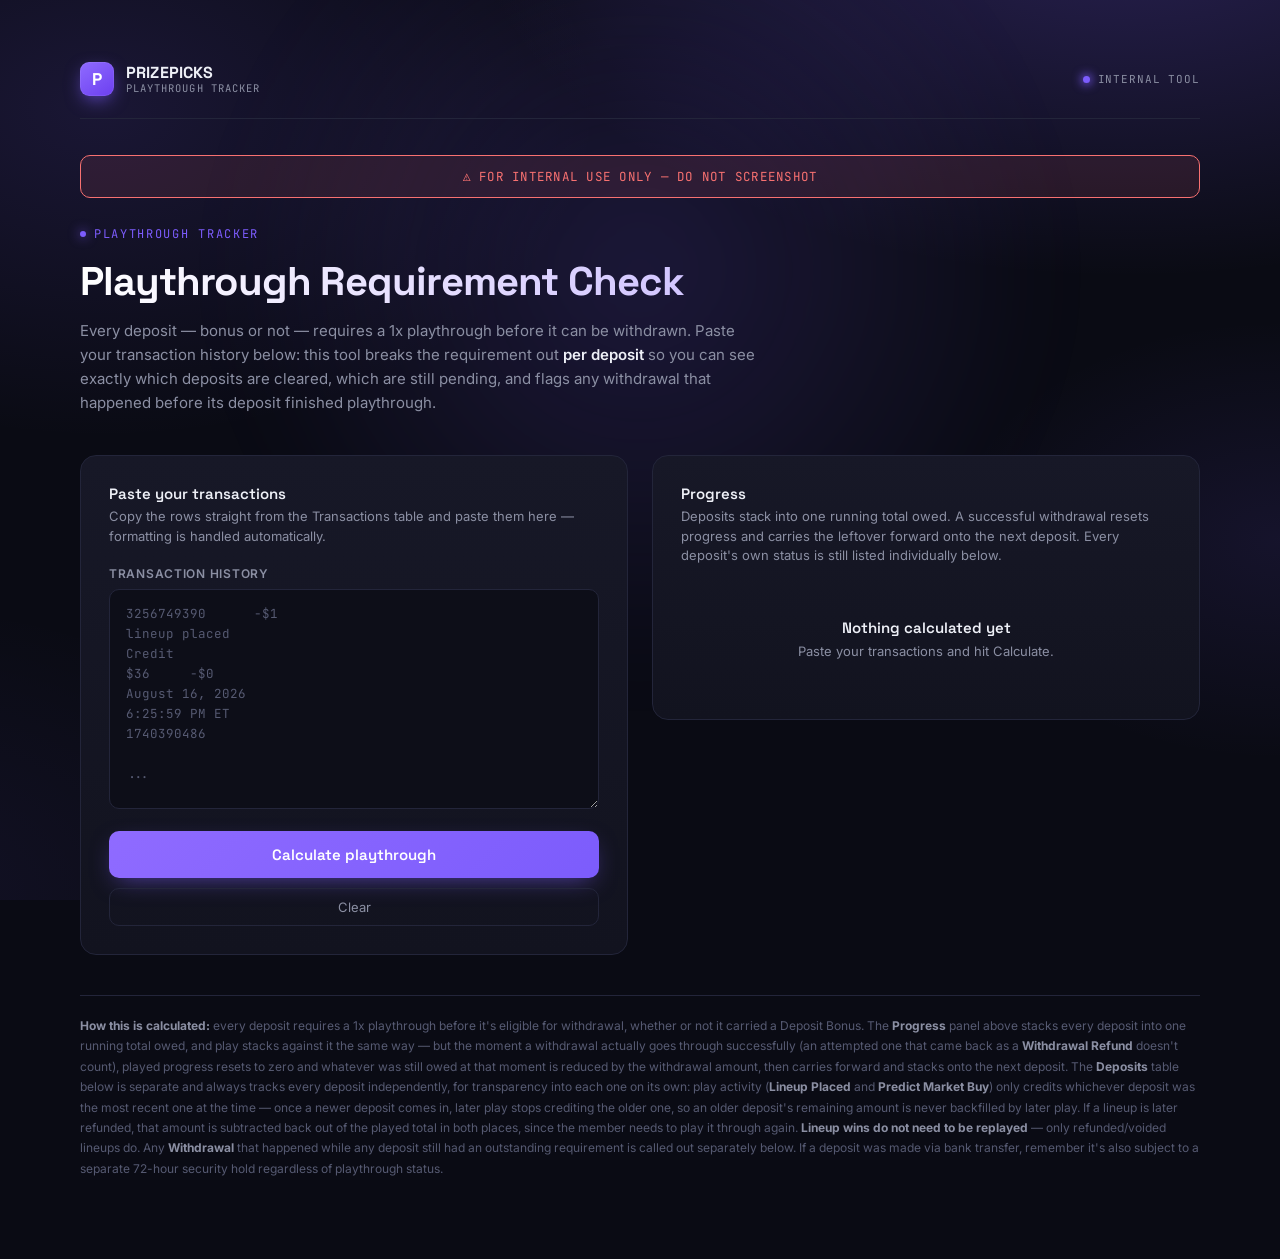
<file: index.html>
<!DOCTYPE html>
<html lang="en">
<head>
<meta charset="UTF-8">
<meta name="viewport" content="width=device-width, initial-scale=1.0">
<title>Playthrough Requirement Check</title>
<link rel="preconnect" href="https://fonts.googleapis.com">
<link href="https://fonts.googleapis.com/css2?family=Space+Grotesk:wght@500;600;700&family=Inter:wght@400;500;600&family=JetBrains+Mono:wght@400;500;600;700&display=swap" rel="stylesheet">
<link rel="stylesheet" href="css/style.css">
</head>
<body>
<div class="wrap">

  <div class="brandbar">
    <div class="brand">
      <div class="brand-mark">P</div>
      <div class="brand-text">
        <div class="brand-name">PRIZEPICKS</div>
        <div class="brand-sub">Playthrough Tracker</div>
      </div>
    </div>
    <div class="brandbar-tag"><span class="dot"></span>Internal Tool</div>
  </div>

  <div style="background: var(--bad-soft); border: 1px solid var(--bad); border-radius: 10px; padding: 12px 16px; margin-bottom: 28px; font-family:'JetBrains Mono', monospace; font-size: 12.5px; letter-spacing: 0.02em; color: var(--bad); text-align:center; text-transform: uppercase;">
    ⚠ For internal use only &mdash; do not screenshot
  </div>

  <header>
    <div class="eyebrow">Playthrough Tracker</div>
    <h1>Playthrough Requirement Check</h1>
    <p>Every deposit &mdash; bonus or not &mdash; requires a 1x playthrough before it can be withdrawn. Paste your transaction history below: this tool breaks the requirement out <b>per deposit</b> so you can see exactly which deposits are cleared, which are still pending, and flags any withdrawal that happened before its deposit finished playthrough.</p>
  </header>

  <div class="grid">

    <!-- INPUT PANEL -->
    <div class="panel">
      <h2>Paste your transactions</h2>
      <p class="sub">Copy the rows straight from the Transactions table and paste them here &mdash; formatting is handled automatically.</p>
      <label for="txInput">Transaction history</label>
      <textarea id="txInput" placeholder="3256749390&#9;-$1&#10;lineup placed&#10;Credit&#10;$36&#9;-$0&#10;August 16, 2026&#10;6:25:59 PM ET&#10;1740390486&#10;&#10;..."></textarea>

      <button class="primary" onclick="calculate()">Calculate playthrough</button>
      <button class="clear-btn" onclick="clearAll()">Clear</button>
    </div>

    <!-- RESULTS PANEL -->
    <div class="panel" id="resultsPanel">
      <h2>Progress</h2>
      <p class="sub">Deposits stack into one running total owed. A successful withdrawal resets progress and carries the leftover forward onto the next deposit. Every deposit's own status is still listed individually below.</p>

      <div id="emptyState" class="empty-state">
        <div class="big">Nothing calculated yet</div>
        Paste your transactions and hit Calculate.
      </div>

      <div id="resultsBody" style="display:none;">
        <div class="ring-row">
          <div class="ring-wrap">
            <svg class="ring" width="128" height="128" viewBox="0 0 128 128">
              <circle class="ring-bg" cx="64" cy="64" r="54"></circle>
              <circle class="ring-fg" id="ringFg" cx="64" cy="64" r="54" stroke-dasharray="339.29" stroke-dashoffset="339.29"></circle>
            </svg>
            <div class="ring-center">
              <div class="ring-pct" id="ringPct">0%</div>
              <div class="ring-label">Cleared</div>
            </div>
          </div>
          <div class="status-block">
            <div class="status pending" id="statusLine">&mdash;</div>
            <div class="detail" id="statusDetail">&mdash;</div>
          </div>
        </div>

        <div class="stat-row">
          <div class="stat">
            <div class="k">Requirement</div>
            <div class="v" id="statReq">$0.00</div>
          </div>
          <div class="stat">
            <div class="k">Played through</div>
            <div class="v accent" id="statPlayed">$0.00</div>
          </div>
          <div class="stat">
            <div class="k">Remaining</div>
            <div class="v amber" id="statRemaining">$0.00</div>
          </div>
        </div>

        <div id="withdrawalWarning" style="display:none; background: var(--bad-soft); border: 1px solid var(--bad); border-radius: 10px; padding: 14px 16px; margin-bottom: 22px; font-size: 13px; line-height: 1.6; color: var(--text);"></div>

        <div class="section-title">
          Deposits &mdash; playthrough by deposit
          <span class="count" id="depositCount">0</span>
        </div>
        <p class="section-note">Each deposit is tracked independently: play activity only credits whichever deposit was most recent at the time it happened, and a refunded lineup's amount is subtracted back out. If a newer deposit comes in, an older deposit's unmet remaining is <b>not</b> backfilled by later play.</p>
        <div class="scroll-box">
          <table id="depositTable">
            <thead><tr><th>ID</th><th>Amount</th><th>Played</th><th>Remaining</th><th>Status</th><th>Time</th></tr></thead>
            <tbody></tbody>
          </table>
        </div>

        <div class="section-title">
          Withdrawals before playthrough complete
          <span class="count" id="flaggedCount">0</span>
        </div>
        <p class="section-note">Withdrawals that were made while one or more deposits still had an outstanding playthrough requirement.</p>
        <div class="scroll-box">
          <table id="flaggedTable">
            <thead><tr><th>ID</th><th>Withdrawal amt</th><th>Outstanding at the time</th><th>Time</th></tr></thead>
            <tbody></tbody>
          </table>
        </div>

        <div class="section-title">
          Counted toward playthrough
          <span class="count" id="countedCount">0</span>
        </div>
        <p class="section-note">Every Lineup Placed and Predict Market Buy. A lineup's credit is reversed if it's later refunded (see below) — a win does not need to be replayed.</p>
        <div class="scroll-box">
          <table id="countedTable">
            <thead><tr><th>ID</th><th>Type</th><th>Amount</th><th>Time</th></tr></thead>
            <tbody></tbody>
          </table>
        </div>

        <div class="section-title">
          Refunded lineups (must be played through again)
          <span class="count" id="refundCount">0</span>
        </div>
        <p class="section-note">A refunded lineup's amount is subtracted back out of the played total for the deposit it belonged to — that money still needs to be played through.</p>
        <div class="scroll-box">
          <table id="refundTable">
            <thead><tr><th>ID</th><th>Amount</th><th>Time</th></tr></thead>
            <tbody></tbody>
          </table>
        </div>

        <div class="section-title">
          Excluded &mdash; not playthrough eligible
          <span class="count" id="excludedCount">0</span>
        </div>
        <div class="scroll-box">
          <table id="excludedTable">
            <thead><tr><th>ID</th><th>Type</th><th>Amount</th></tr></thead>
            <tbody></tbody>
          </table>
        </div>
      </div>
    </div>

  </div>

  <!-- SPIEL GENERATOR -->
  <div class="panel full" id="spielPanel" style="display:none;">
    <div class="spiel-head">
      <div>
        <h2>Member spiel generator</h2>
        <p class="sub" style="margin-bottom:0;">Calculate a member's playthrough above, then generate a ready-to-send explanation.</p>
      </div>
      <div class="name-field">
        <label for="memberName">Member name</label>
        <input class="text-input" id="memberName" type="text" placeholder="there" oninput="renderSpiel()">
      </div>
    </div>

    <div class="spiel-box empty" id="spielBox">Calculate a member's transactions above to generate a spiel.</div>
    <button class="copy-btn" id="copyBtn" onclick="copySpiel()">Copy to clipboard</button>
  </div>

  <div class="footnote">
    <b>How this is calculated:</b> every deposit requires a 1x playthrough before it's eligible for withdrawal, whether or not it carried a Deposit Bonus. The <b>Progress</b> panel above stacks every deposit into one running total owed, and play stacks against it the same way &mdash; but the moment a withdrawal actually goes through successfully (an attempted one that came back as a <b>Withdrawal Refund</b> doesn't count), played progress resets to zero and whatever was still owed at that moment is reduced by the withdrawal amount, then carries forward and stacks onto the next deposit. The <b>Deposits</b> table below is separate and always tracks every deposit independently, for transparency into each one on its own: play activity (<b>Lineup Placed</b> and <b>Predict Market Buy</b>) only credits whichever deposit was the most recent one at the time &mdash; once a newer deposit comes in, later play stops crediting the older one, so an older deposit's remaining amount is never backfilled by later play. If a lineup is later refunded, that amount is subtracted back out of the played total in both places, since the member needs to play it through again. <b>Lineup wins do not need to be replayed</b> &mdash; only refunded/voided lineups do. Any <b>Withdrawal</b> that happened while any deposit still had an outstanding requirement is called out separately below. If a deposit was made via bank transfer, remember it's also subject to a separate 72-hour security hold regardless of playthrough status.
  </div>

</div>

<script src="js/script.js"></script>

</body>
</html>
</file>
<file: css/style.css>
:root{
    --bg: #0a0b14;
    --panel: #12131f;
    --panel-2: #171827;
    --border: #23253a;
    --accent: #7c5cfc;
    --accent-soft: rgba(124,92,252,0.15);
    --good: #34d399;
    --good-soft: rgba(52,211,153,0.12);
    --bad: #f87171;
    --bad-soft: rgba(248,113,113,0.1);
    --amber: #fbbf24;
    --text: #eef0f7;
    --muted: #8b8fa3;
    --muted-2: #565a72;
  }
  *{ box-sizing: border-box; }
  html,body{ margin:0; padding:0; }
  body{
    background:
      radial-gradient(1200px 700px at 88% -12%, rgba(124,92,252,0.28), transparent 55%),
      radial-gradient(900px 600px at 8% 12%, rgba(124,92,252,0.14), transparent 55%),
      radial-gradient(800px 500px at -10% 100%, rgba(124,92,252,0.08), transparent 60%),
      radial-gradient(600px 400px at 100% 60%, rgba(124,92,252,0.10), transparent 55%),
      var(--bg);
    background-attachment: fixed;
    color: var(--text);
    font-family: 'Inter', sans-serif;
    min-height: 100vh;
    padding: 0 24px 80px;
    position: relative;
    overflow-x: hidden;
  }
  body::before{
    content:"";
    position: fixed;
    top: -20%; left: 50%;
    width: 900px; height: 900px;
    transform: translateX(-50%);
    background: radial-gradient(circle, rgba(124,92,252,0.16), transparent 65%);
    filter: blur(40px);
    pointer-events: none;
    z-index: 0;
    animation: ambientPulse 8s ease-in-out infinite;
  }
  @keyframes ambientPulse{
    0%, 100%{ opacity: 0.7; transform: translateX(-50%) scale(1); }
    50%{ opacity: 1; transform: translateX(-50%) scale(1.06); }
  }
  @keyframes glowPulse{
    0%, 100%{ box-shadow: 0 0 0 0 rgba(124,92,252,0.0), 0 8px 24px -8px rgba(124,92,252,0.6); }
    50%{ box-shadow: 0 0 24px 2px rgba(124,92,252,0.35), 0 8px 28px -6px rgba(124,92,252,0.75); }
  }

  /* Top brand bar, PrizePicks-style */
  .brandbar{
    position: relative; z-index: 1;
    max-width: 1120px; margin: 0 auto;
    display:flex; align-items:center; justify-content:space-between;
    padding: 22px 0;
    border-bottom: 1px solid var(--border);
    margin-bottom: 36px;
  }
  .brand{ display:flex; align-items:center; gap: 12px; }
  .brand-mark{
    width: 34px; height: 34px;
    border-radius: 9px;
    background: linear-gradient(145deg, #8f6bff, #6c3ff0);
    display:flex; align-items:center; justify-content:center;
    font-family: 'Space Grotesk', sans-serif;
    font-weight: 700;
    font-size: 17px;
    color: #fff;
    box-shadow: 0 0 0 1px rgba(255,255,255,0.08) inset, 0 6px 18px -4px rgba(124,92,252,0.75);
    flex-shrink: 0;
  }
  .brand-text{ line-height: 1.15; }
  .brand-name{
    font-family: 'Space Grotesk', sans-serif;
    font-weight: 700;
    font-size: 16px;
    letter-spacing: 0.01em;
  }
  .brand-sub{
    font-family: 'JetBrains Mono', monospace;
    font-size: 10.5px;
    letter-spacing: 0.1em;
    text-transform: uppercase;
    color: var(--muted);
  }
  .brandbar-tag{
    font-family: 'JetBrains Mono', monospace;
    font-size: 11px;
    letter-spacing: 0.08em;
    text-transform: uppercase;
    color: var(--muted);
    display:flex; align-items:center; gap:8px;
  }
  .brandbar-tag .dot{
    width:7px; height:7px; border-radius:50%;
    background: var(--accent);
    box-shadow: 0 0 10px 2px rgba(124,92,252,0.8);
  }
  .wrap{ max-width: 1120px; margin: 0 auto; padding-top: 40px; position: relative; z-index: 1; }

  header{ margin-bottom: 40px; }
  .eyebrow{
    font-family: 'JetBrains Mono', monospace;
    font-size: 12px;
    letter-spacing: 0.14em;
    text-transform: uppercase;
    color: var(--accent);
    display:flex; align-items:center; gap:8px;
    margin-bottom: 14px;
  }
  .eyebrow::before{
    content:""; width:6px; height:6px; border-radius:50%;
    background: var(--accent); box-shadow: 0 0 12px var(--accent);
  }
  h1{
    font-family: 'Space Grotesk', sans-serif;
    font-weight: 700;
    font-size: clamp(28px, 4vw, 40px);
    margin: 0 0 12px;
    letter-spacing: -0.02em;
    background: linear-gradient(90deg, #fff, #cdbfff 60%, #8f6bff);
    -webkit-background-clip: text;
    background-clip: text;
    color: transparent;
  }
  header p{
    color: var(--muted);
    font-size: 15px;
    line-height: 1.6;
    max-width: 680px;
    margin: 0;
  }
  header p b{ color: var(--text); font-weight: 600; }

  .grid{
    display: grid;
    grid-template-columns: 1fr 1fr;
    gap: 24px;
    align-items: start;
  }
  @media (max-width: 880px){ .grid{ grid-template-columns: 1fr; } }

  .panel{
    background: linear-gradient(180deg, var(--panel-2), var(--panel));
    border: 1px solid var(--border);
    border-radius: 16px;
    padding: 28px;
    position: relative;
    z-index: 1;
    transition: border-color .2s ease, box-shadow .2s ease, transform .2s ease;
  }
  .panel:hover{
    border-color: rgba(124,92,252,0.45);
    box-shadow: 0 0 0 1px rgba(124,92,252,0.12), 0 20px 50px -24px rgba(124,92,252,0.55);
  }
  .panel.full{ margin-top: 24px; }
  .panel h2{
    font-family: 'Space Grotesk', sans-serif;
    font-size: 15px;
    font-weight: 600;
    margin: 0 0 4px;
  }
  .panel .sub{
    color: var(--muted);
    font-size: 13px;
    margin: 0 0 20px;
    line-height: 1.5;
  }

  label{
    display:block;
    font-size: 12px;
    font-weight: 600;
    color: var(--muted);
    text-transform: uppercase;
    letter-spacing: 0.06em;
    margin-bottom: 8px;
  }
  .text-input{
    width:100%;
    background: #0d0e18;
    border: 1px solid var(--border);
    border-radius: 10px;
    color: var(--text);
    font-family:'Inter', sans-serif;
    font-size: 14px;
    padding: 12px 14px;
    outline: none;
    transition: border-color .15s ease, box-shadow .15s ease;
  }
  .text-input:focus{ border-color: var(--accent); box-shadow: 0 0 0 3px var(--accent-soft); }

  textarea{
    width: 100%;
    min-height: 220px;
    background: #0d0e18;
    border: 1px solid var(--border);
    border-radius: 10px;
    color: var(--text);
    font-family: 'JetBrains Mono', monospace;
    font-size: 12.5px;
    line-height: 1.6;
    padding: 14px 16px;
    resize: vertical;
    outline: none;
    transition: border-color .15s ease, box-shadow .15s ease;
  }
  textarea::placeholder{ color: var(--muted-2); }
  textarea:focus{
    border-color: var(--accent);
    box-shadow: 0 0 0 3px var(--accent-soft);
  }

  button.primary{
    margin-top: 18px;
    width: 100%;
    background: linear-gradient(135deg, #8f6bff, #7c5cfc);
    color: #fff;
    border: none;
    border-radius: 10px;
    font-family: 'Space Grotesk', sans-serif;
    font-weight: 600;
    font-size: 15px;
    padding: 14px;
    cursor: pointer;
    transition: transform .12s ease, box-shadow .12s ease, background .12s ease;
    box-shadow: 0 8px 24px -8px rgba(124,92,252,0.6);
    animation: glowPulse 3.2s ease-in-out infinite;
  }
  button.primary:hover{ background: linear-gradient(135deg, #9c7bff, #8c6bff); transform: translateY(-1px); animation-play-state: paused; box-shadow: 0 0 28px 4px rgba(124,92,252,0.5), 0 10px 26px -6px rgba(124,92,252,0.7); }
  button.primary:active{ transform: translateY(0); }

  .clear-btn{
    margin-top: 10px;
    width: 100%;
    background: transparent;
    color: var(--muted);
    border: 1px solid var(--border);
    border-radius: 10px;
    font-family: 'Inter', sans-serif;
    font-size: 13px;
    padding: 10px;
    cursor: pointer;
    transition: color .12s ease, border-color .12s ease;
  }
  .clear-btn:hover{ color: var(--text); border-color: var(--muted-2); }

  /* Results panel */
  .ring-row{
    display:flex;
    align-items:center;
    gap: 24px;
    margin-bottom: 24px;
  }
  .ring-wrap{ position: relative; width: 128px; height: 128px; flex-shrink:0; }
  svg.ring{ transform: rotate(-90deg); }
  .ring-bg{ fill:none; stroke: var(--border); stroke-width: 10; }
  .ring-fg{ fill:none; stroke: var(--accent); stroke-width: 10; stroke-linecap: round; transition: stroke-dashoffset .6s cubic-bezier(.4,0,.2,1), stroke .3s ease; filter: drop-shadow(0 0 8px rgba(124,92,252,0.65)); }
  .ring-center{
    position:absolute; inset:0;
    display:flex; flex-direction:column; align-items:center; justify-content:center;
  }
  .ring-pct{ font-family:'JetBrains Mono', monospace; font-weight:700; font-size: 22px; }
  .ring-label{ font-size: 10px; color: var(--muted); text-transform:uppercase; letter-spacing:.06em; margin-top:2px; }

  .status-block .status{
    font-family:'Space Grotesk', sans-serif;
    font-weight: 700;
    font-size: 18px;
    margin-bottom: 6px;
    display:flex; align-items:center; gap:8px;
  }
  .status.pending{ color: var(--text); }
  .status.cleared{ color: var(--good); text-shadow: 0 0 16px rgba(52,211,153,0.5); }
  .status-block .detail{ color: var(--muted); font-size: 13px; line-height:1.5; }
  .status-block .detail b{ color: var(--text); font-family:'JetBrains Mono', monospace; }

  .stat-row{
    display:grid;
    grid-template-columns: 1fr 1fr 1fr;
    gap: 12px;
    margin-bottom: 22px;
  }
  .stat{
    background: #0d0e18;
    border: 1px solid var(--border);
    border-radius: 10px;
    padding: 14px 14px;
    transition: border-color .2s ease, box-shadow .2s ease;
  }
  .stat:hover{ border-color: rgba(124,92,252,0.4); box-shadow: 0 0 16px -4px rgba(124,92,252,0.45); }
  .stat .k{ font-size: 10.5px; color: var(--muted); text-transform: uppercase; letter-spacing: .04em; margin-bottom: 6px; }
  .stat .v{ font-family:'JetBrains Mono', monospace; font-size: 17px; font-weight: 700; }
  .stat .v.good{ color: var(--good); }
  .stat .v.accent{ color: var(--accent); }
  .stat .v.amber{ color: var(--amber); }

  .section-title{
    font-size: 12px;
    font-weight: 600;
    text-transform: uppercase;
    letter-spacing: .06em;
    color: var(--muted);
    margin: 22px 0 10px;
    display:flex; align-items:center; justify-content:space-between;
  }
  .section-title .count{
    font-family:'JetBrains Mono', monospace;
    background: var(--panel-2);
    border: 1px solid var(--border);
    padding: 2px 8px;
    border-radius: 999px;
    font-size: 11px;
    color: var(--text);
  }
  .section-note{
    font-size: 11.5px;
    color: var(--muted-2);
    margin: -6px 0 10px;
    line-height: 1.5;
  }

  table{ width:100%; border-collapse: collapse; font-size: 12.5px; }
  table td, table th{ padding: 8px 6px; text-align:left; }
  table th{ color: var(--muted-2); font-weight:500; font-size: 11px; text-transform:uppercase; letter-spacing:.04em; border-bottom: 1px solid var(--border); }
  table tbody tr{ border-bottom: 1px solid #1a1c2c; }
  table tbody tr:last-child{ border-bottom:none; }
  td.amt{ font-family:'JetBrains Mono', monospace; }
  td.amt.neg{ color: var(--bad); }
  td.amt.pos{ color: var(--good); }
  td.amt.accent{ color: var(--accent); }
  td.id, td.time{ color: var(--muted); font-family:'JetBrains Mono', monospace; font-size: 11.5px; }
  .tag{
    font-family:'JetBrains Mono', monospace;
    font-size: 9.5px;
    padding: 2px 7px;
    border-radius: 5px;
    text-transform: uppercase;
    letter-spacing: .03em;
    background: var(--accent-soft);
    color: #b6a5ff;
  }

  .empty-state{
    text-align:center;
    padding: 32px 20px;
    color: var(--muted);
    font-size: 13px;
  }
  .empty-state .big{
    font-family:'Space Grotesk', sans-serif;
    font-size: 15px;
    color: var(--text);
    font-weight: 600;
    margin-bottom: 6px;
  }

  .footnote{
    margin-top: 40px;
    padding-top: 20px;
    border-top: 1px solid var(--border);
    color: var(--muted-2);
    font-size: 12px;
    line-height: 1.7;
  }
  .footnote b{ color: var(--muted); }

  .scroll-box{ max-height: 220px; overflow-y: auto; }
  .scroll-box::-webkit-scrollbar{ width: 6px; }
  .scroll-box::-webkit-scrollbar-thumb{ background: var(--border); border-radius: 3px; }

  /* Spiel generator */
  .spiel-head{
    display:flex; align-items:center; justify-content:space-between; gap: 16px; flex-wrap: wrap;
    margin-bottom: 20px;
  }
  .toggle-row{ display:flex; gap: 8px; }
  .toggle-btn{
    background: #0d0e18;
    border: 1px solid var(--border);
    color: var(--muted);
    font-family: 'Inter', sans-serif;
    font-size: 12.5px;
    font-weight: 600;
    padding: 8px 14px;
    border-radius: 8px;
    cursor: pointer;
    transition: all .12s ease;
  }
  .toggle-btn.active{
    background: var(--accent-soft);
    border-color: var(--accent);
    color: #cdbfff;
    box-shadow: 0 0 14px -2px rgba(124,92,252,0.55);
  }
  .name-field{ display:flex; align-items:center; gap: 10px; }
  .name-field label{ margin: 0; white-space: nowrap; }
  .name-field input{ width: 180px; }

  .spiel-box{
    background: #0d0e18;
    border: 1px solid var(--border);
    border-radius: 10px;
    padding: 18px;
    font-size: 13.5px;
    line-height: 1.7;
    color: var(--text);
    white-space: pre-wrap;
    min-height: 120px;
  }
  .spiel-box.empty{ color: var(--muted-2); font-style: italic; }

  .copy-btn{
    margin-top: 14px;
    background: transparent;
    border: 1px solid var(--accent);
    color: #cdbfff;
    font-family: 'Space Grotesk', sans-serif;
    font-weight: 600;
    font-size: 13px;
    padding: 10px 18px;
    border-radius: 8px;
    cursor: pointer;
    transition: all .12s ease;
  }
  .copy-btn:hover{ background: var(--accent-soft); box-shadow: 0 0 18px -4px rgba(124,92,252,0.55); }
  .copy-btn.copied{ background: var(--good-soft); border-color: var(--good); color: var(--good); }
</file>
